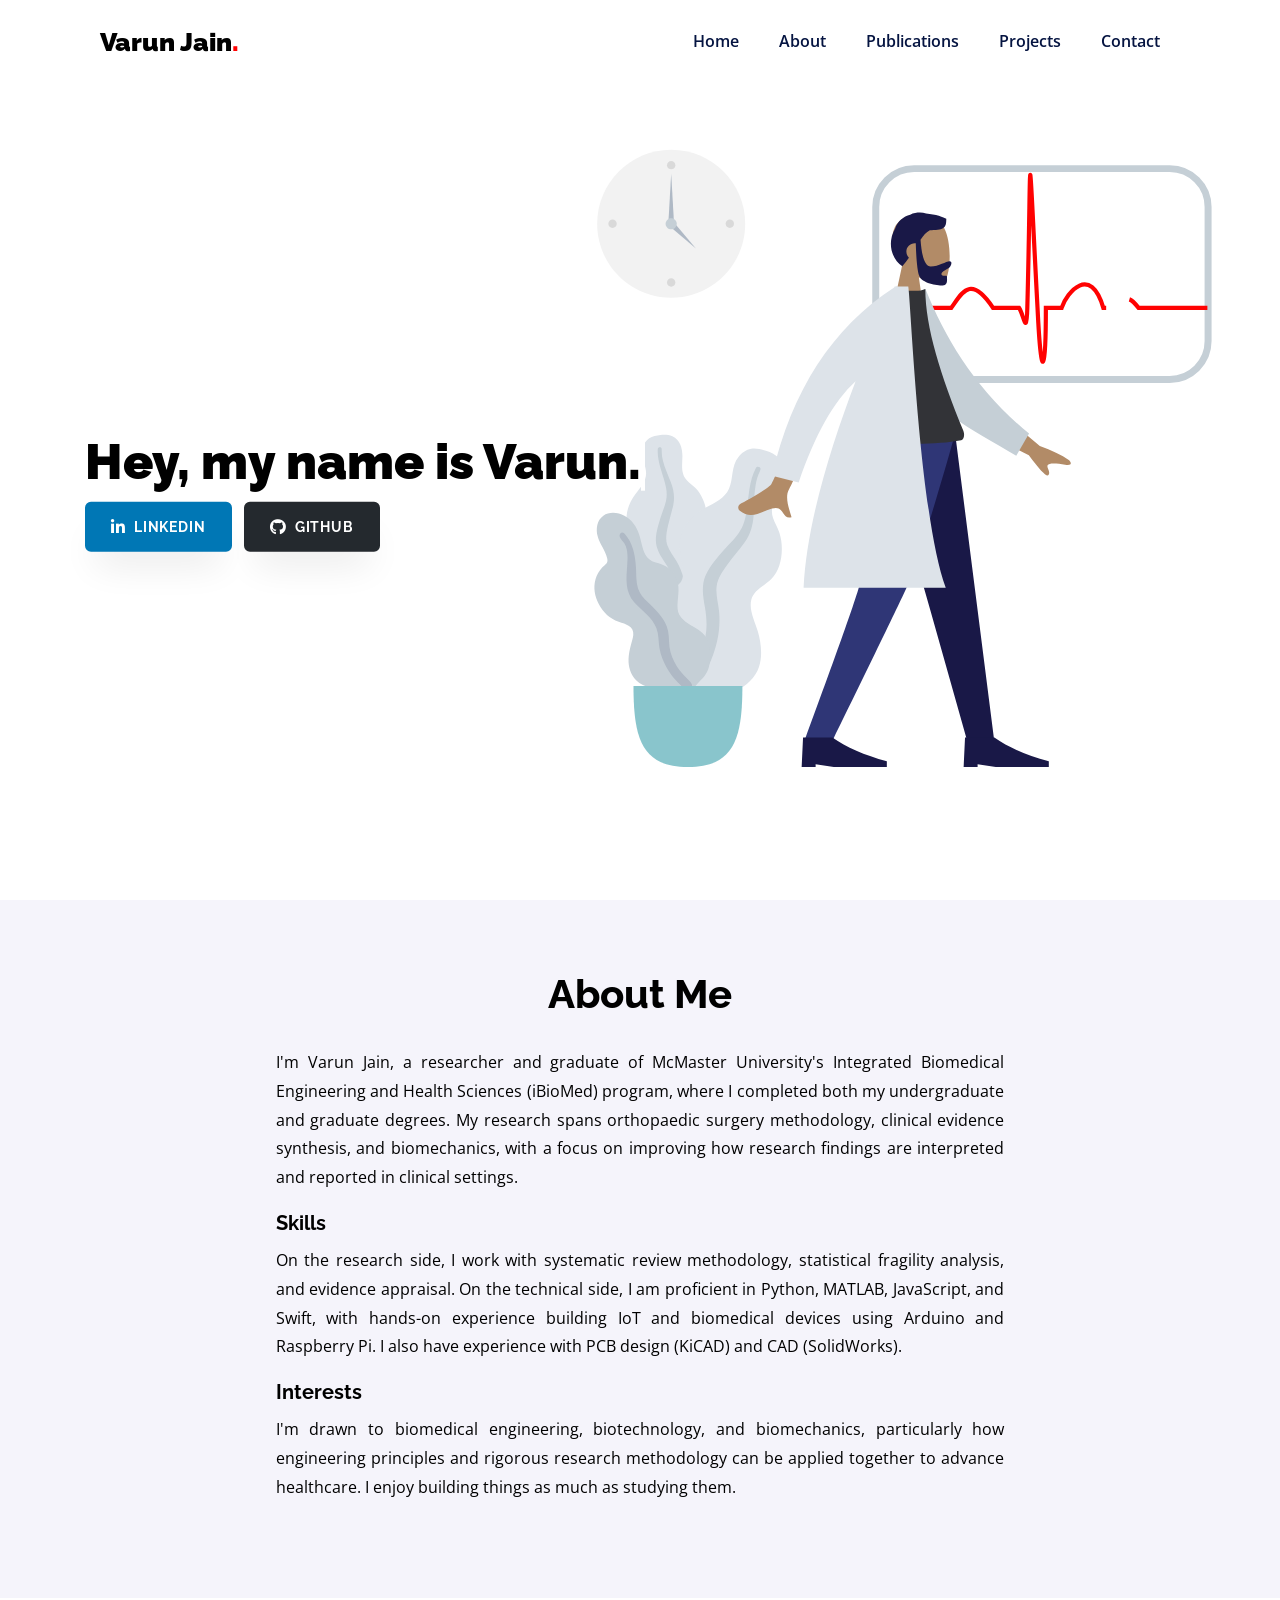
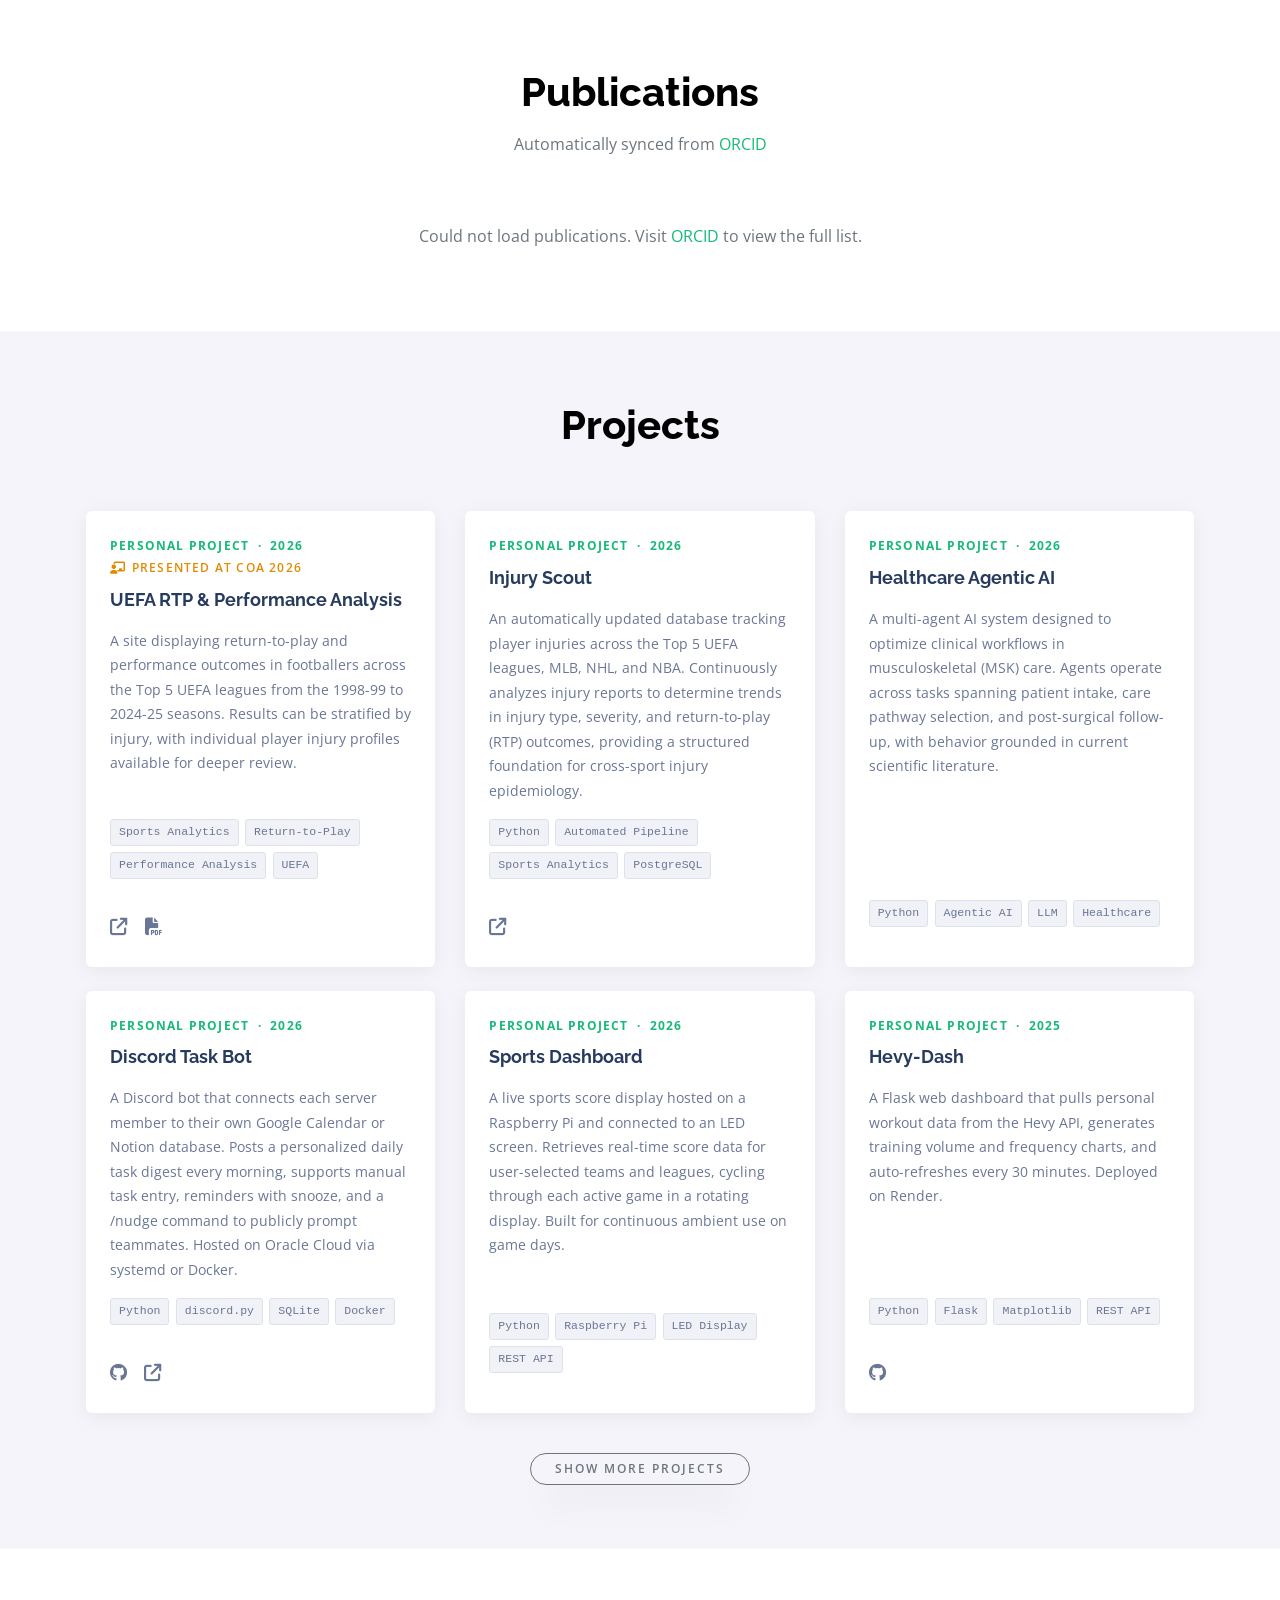
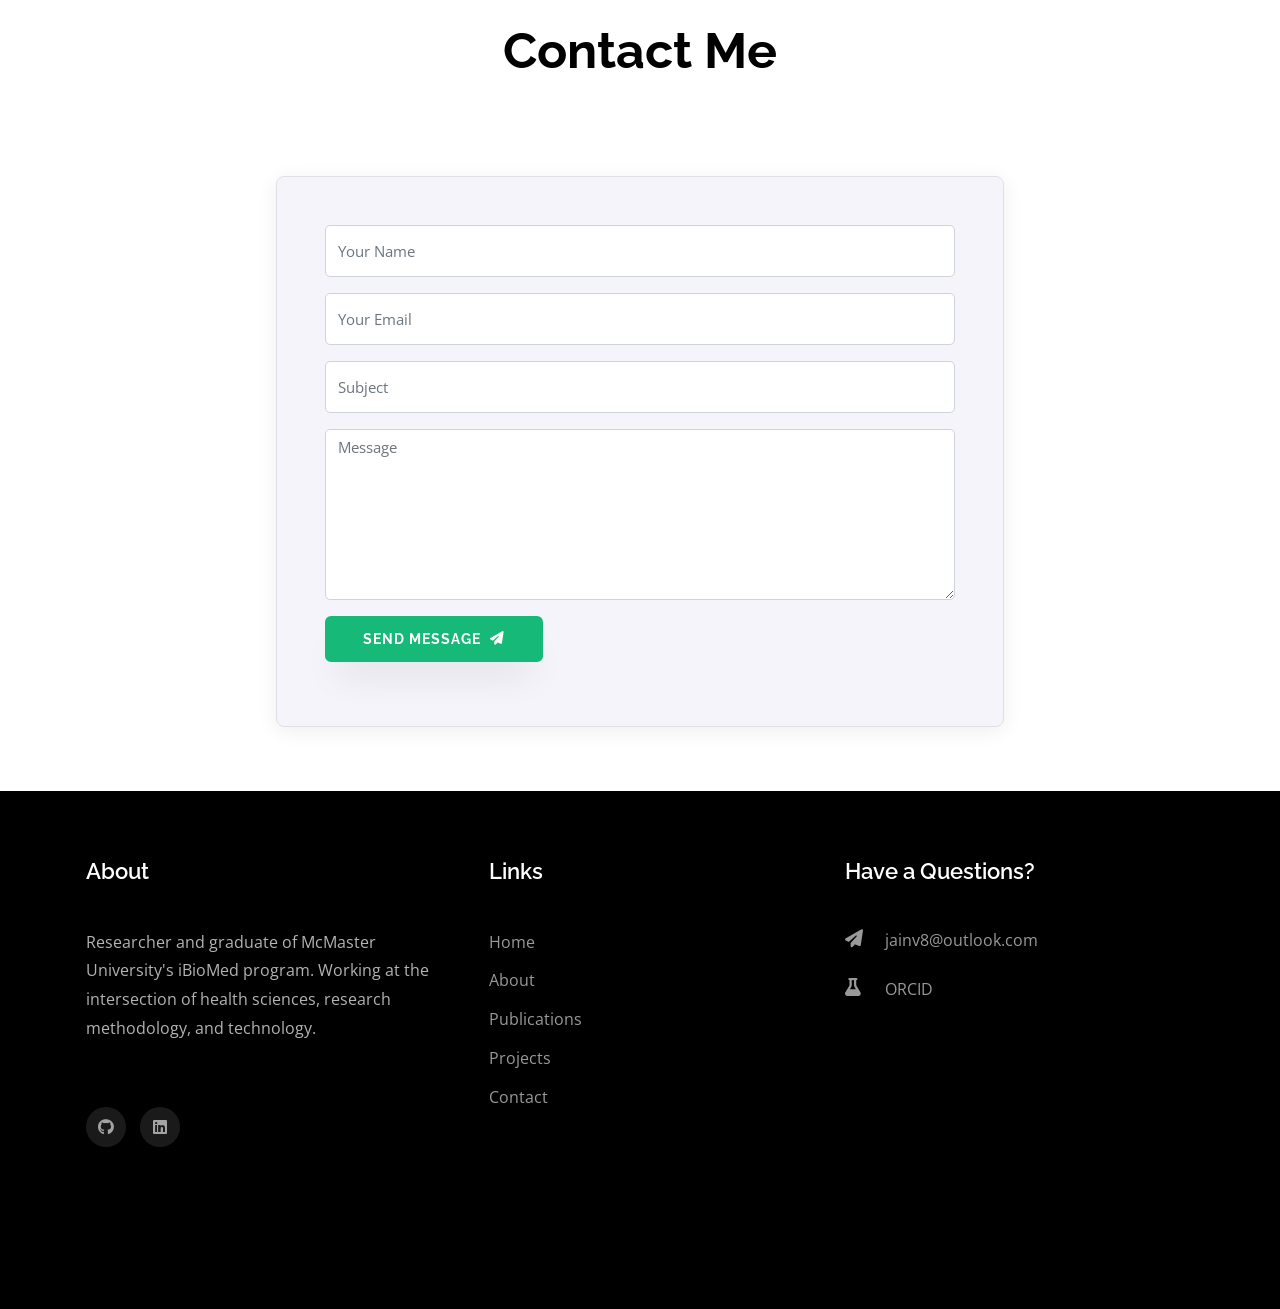
<file: index.html>
<!DOCTYPE html>
<html lang="en">
  <head>
    <title>Varun Jain | Researcher</title>
    <meta charset="utf-8">
    <meta name="viewport" content="width=device-width, initial-scale=1, shrink-to-fit=no">
	<meta name="description" content="Varun Jain is a researcher and graduate of McMaster University's iBioMed program specialising in orthopaedic surgery methodology, statistical fragility, and clinical evidence synthesis.">
	<meta name="keywords" content="Varun Jain, McMaster University, iBioMed, Biomedical Engineering, Orthopaedic Research, Health Sciences, Statistical Fragility, Systematic Review, Clinical Research, Biomechanics, Python, MATLAB">
	<meta name="author" content="Varun Jain">
	<meta name="robots" content="index, follow">
	<link rel="canonical" href="https://www.varunjain.me/">

	<!-- Open Graph (LinkedIn, Facebook, WhatsApp previews) -->
	<meta property="og:type" content="profile">
	<meta property="og:title" content="Varun Jain | Researcher">
	<meta property="og:description" content="Researcher and McMaster iBioMed graduate specialising in orthopaedic surgery methodology, statistical fragility, and clinical evidence synthesis.">
	<meta property="og:url" content="https://www.varunjain.me/">
	<meta property="og:site_name" content="Varun Jain">
	<meta property="og:locale" content="en_CA">
	<meta property="profile:first_name" content="Varun">
	<meta property="profile:last_name" content="Jain">

	<!-- Twitter / X Card -->
	<meta name="twitter:card" content="summary">
	<meta name="twitter:title" content="Varun Jain | Researcher">
	<meta name="twitter:description" content="Researcher and McMaster iBioMed graduate specialising in orthopaedic surgery methodology, statistical fragility, and clinical evidence synthesis.">
	<meta name="twitter:url" content="https://www.varunjain.me/">

    <link rel="preconnect" href="https://fonts.googleapis.com">
    <link rel="preconnect" href="https://fonts.gstatic.com" crossorigin>
    <link rel="preconnect" href="https://cdnjs.cloudflare.com">
    <link href="https://fonts.googleapis.com/css2?family=Open+Sans:wght@400;600;700&family=Raleway:wght@400;500;600;700;800;900&display=swap" rel="stylesheet">

		<link rel="stylesheet" href="https://cdnjs.cloudflare.com/ajax/libs/font-awesome/6.7.2/css/all.min.css">


    <link rel="shortcut icon" href="favicon.ico" type="image/x-icon">

	<!-- JSON-LD structured data — Person schema -->
	<script type="application/ld+json">
	{
	  "@context": "https://schema.org",
	  "@type": "Person",
	  "name": "Varun Jain",
	  "url": "https://www.varunjain.me/",
	  "email": "jainv8@outlook.com",
	  "jobTitle": "Researcher",
	  "description": "Researcher and graduate of McMaster University's Integrated Biomedical Engineering and Health Sciences (iBioMed) program, specialising in orthopaedic surgery methodology, statistical fragility analysis, and clinical evidence synthesis.",
	  "alumniOf": {
	    "@type": "CollegeOrUniversity",
	    "name": "McMaster University",
	    "url": "https://www.mcmaster.ca"
	  },
	  "sameAs": [
	    "https://www.linkedin.com/in/varunjain-me/",
	    "https://github.com/Varun901",
	    "https://orcid.org/0000-0002-1366-9331"
	  ],
	  "knowsAbout": [
	    "Orthopaedic Surgery Research",
	    "Statistical Fragility Analysis",
	    "Systematic Review Methodology",
	    "Clinical Evidence Synthesis",
	    "Biomedical Engineering",
	    "Biomechanics",
	    "Python",
	    "MATLAB",
	    "Machine Learning"
	  ]
	}
	</script>
	
	<link rel="stylesheet" href="css/animate.css">
    <link rel="stylesheet" href="css/style.css">
	<!-- Global site tag (gtag.js) - Google Analytics -->
	<script async src="https://www.googletagmanager.com/gtag/js?id=G-LSM1RBT2H6"></script>
	<script>
	window.dataLayer = window.dataLayer || [];
	function gtag(){dataLayer.push(arguments);}
	gtag('js', new Date());

	gtag('config', 'G-LSM1RBT2H6');
	</script>
  </head>
  <body data-spy="scroll" data-target=".site-navbar-target" data-offset="300">
	  
	  
    <nav class="navbar navbar-expand-lg navbar-dark ftco_navbar ftco-navbar-light site-navbar-target" id="ftco-navbar">
	    <div class="container">
	      <a class="navbar-brand" href="index.html" >Varun Jain<span>.</span></a>
	      <button class="navbar-toggler js-fh5co-nav-toggle fh5co-nav-toggle" type="button" data-toggle="collapse" data-target="#ftco-nav" aria-controls="ftco-nav" aria-expanded="false" aria-label="Toggle navigation">
	        <span class="oi oi-menu"></span> Menu
	      </button>

	      <div class="collapse navbar-collapse" id="ftco-nav">
	        <ul class="navbar-nav nav ml-auto">
	          <li class="nav-item"><a href="#home-section" class="nav-link"><span>Home</span></a></li>
	          <li class="nav-item"><a href="#about-me" class="nav-link"><span>About</span></a></li>
	          <li class="nav-item"><a href="#publications-section" class="nav-link"><span>Publications</span></a></li>
	          <li class="nav-item"><a href="#projects-section" class="nav-link"><span>Projects</span></a></li>
	          <li class="nav-item"><a href="#contact-section" class="nav-link"><span>Contact</span></a></li>
	        </ul>
	      </div>
	    </div>
	  </nav>

	  <section class="hero-wrap js-fullheight">
      <div class="overlay"></div>
      <div class="container-fluid px-0">
      	<div class="row d-md-flex no-gutters slider-text align-items-center js-fullheight justify-content-end">
	      	<img class="one-third js-fullheight align-self-end order-md-last img-fluid" src="images/test2.svg" alt="">
	        <div class="one-forth d-flex align-items-center ftco-animate js-fullheight">
	        	<div class="text mt-5">
		  				<h1><a href="" class="typewrite" data-period="2000" data-type='[ "Hey, my name is Varun.", "I am a Researcher.", "I am a Developer.", "I am an Innovator." ]'>
    <span class="wrap"></span>
  </a></h1>
						  <p class="hero-cta-btns"><a href="https://www.linkedin.com/in/varunjain-me/" class="btn btn-hero-linkedin" target="_blank" rel="noopener"><i class="fa-brands fa-linkedin-in"></i> LinkedIn</a><a href="https://github.com/Varun901" class="btn btn-hero-github" target="_blank" rel="noopener"><i class="fa-brands fa-github"></i> GitHub</a><!-- <a href="Varun-Resume_BME.pdf" class="btn btn-hero-resume">Resume</a> --></p>
	          </div>
	        </div>
	    	</div>
      </div>
    </section>

    <section class="ftco-about ftco-section bg-light" id="about-me">
    	<div class="container">
    		<div class="row justify-content-center">
    			<div class="col-md-8">
    				<div class="row justify-content-start pb-3">
		          <div class="col-md-12 heading-section ftco-animate">
		            <h1 class="mb-4 text-center">About Me</h1>
		            <p>I'm Varun Jain, a researcher and graduate of McMaster University's Integrated Biomedical Engineering and Health Sciences (iBioMed) program, where I completed both my undergraduate and graduate degrees. My research spans orthopaedic surgery methodology, clinical evidence synthesis, and biomechanics, with a focus on improving how research findings are interpreted and reported in clinical settings.</p>
		            <div class="text-about">
		            	<h4>Skills</h4>
			            <p>On the research side, I work with systematic review methodology, statistical fragility analysis, and evidence appraisal. On the technical side, I am proficient in Python, MATLAB, JavaScript, and Swift, with hands-on experience building IoT and biomedical devices using Arduino and Raspberry Pi. I also have experience with PCB design (KiCAD) and CAD (SolidWorks).</p>
			            <h4>Interests</h4>
			            <p>I'm drawn to biomedical engineering, biotechnology, and biomechanics, particularly how engineering principles and rigorous research methodology can be applied together to advance healthcare. I enjoy building things as much as studying them.</p>
		            </div>
		          </div>
		        </div>
	        </div>
        </div>
    	</div>
    </section>


    <section class="ftco-section ftco-no-pb" id="publications-section">
      <div class="container">
        <div class="row justify-content-center pb-5">
          <div class="col-md-12 heading-section text-center ftco-animate">
            <h1 class="mb-2">Publications</h1>
            <p class="text-muted">Automatically synced from <a href="https://orcid.org/0000-0002-1366-9331" target="_blank" rel="noopener">ORCID</a></p>
          </div>
        </div>
        <div id="publications-list" class="row justify-content-center">
          <div class="col-12 text-center text-muted" id="publications-loading">
            <p>Loading publications...</p>
          </div>
        </div>
      </div>
    </section>

    <section class="ftco-section bg-light" id="projects-section">
      <div class="container">
        <div class="row justify-content-center pb-5">
          <div class="col-md-12 heading-section text-center ftco-animate">
            <h1>Projects</h1>
          </div>
        </div>
        <div class="row" id="projects-list">

          <div class="col-md-4 ftco-animate">
            <div class="project-card p-4 h-100">
              <p class="project-overline">Personal Project &nbsp;&middot;&nbsp; 2026<br><span class="project-award"><span class="fa-solid fa-chalkboard-user"></span> Presented at COA 2026</span></p>
              <h3 class="project-title mb-3"><a href="https://uefa-rtp.vercel.app" target="_blank" rel="noopener">UEFA RTP &amp; Performance Analysis</a></h3>
              <p class="project-description">A site displaying return-to-play and performance outcomes in footballers across the Top 5 UEFA leagues from the 1998-99 to 2024-25 seasons. Results can be stratified by injury, with individual player injury profiles available for deeper review.</p>
              <ul class="project-tech list-unstyled mt-auto">
                <li>Sports Analytics</li>
                <li>Return-to-Play</li>
                <li>Performance Analysis</li>
                <li>UEFA</li>
              </ul>
              <div class="project-links mt-3">
                <a href="https://uefa-rtp.vercel.app" target="_blank" rel="noopener" title="Live"><span class="fa-solid fa-arrow-up-right-from-square"></span></a>
                <a href="COA_UEFA.pdf" target="_blank" rel="noopener" title="COA 2026 presentation PDF" aria-label="COA 2026 presentation PDF"><span class="fa-solid fa-file-pdf"></span></a>
              </div>
            </div>
          </div>

          <div class="col-md-4 ftco-animate">
            <div class="project-card p-4 h-100">
              <p class="project-overline">Personal Project &nbsp;&middot;&nbsp; 2026</p>
              <h3 class="project-title mb-3"><a href="https://sports-rtp.vercel.app/login" target="_blank" rel="noopener">Injury Scout</a></h3>
              <p class="project-description">An automatically updated database tracking player injuries across the Top 5 UEFA leagues, MLB, NHL, and NBA. Continuously analyzes injury reports to determine trends in injury type, severity, and return-to-play (RTP) outcomes, providing a structured foundation for cross-sport injury epidemiology.</p>
              <ul class="project-tech list-unstyled mt-auto">
                <li>Python</li>
                <li>Automated Pipeline</li>
                <li>Sports Analytics</li>
                <li>PostgreSQL</li>
              </ul>
              <div class="project-links mt-3">
                <a href="https://sports-rtp.vercel.app/login" target="_blank" rel="noopener" title="Live"><span class="fa-solid fa-arrow-up-right-from-square"></span></a>
              </div>
            </div>
          </div>

          <div class="col-md-4 ftco-animate">
            <div class="project-card p-4 h-100">
              <p class="project-overline">Personal Project &nbsp;&middot;&nbsp; 2026</p>
              <h3 class="project-title mb-3">Healthcare Agentic AI</h3>
              <p class="project-description">A multi-agent AI system designed to optimize clinical workflows in musculoskeletal (MSK) care. Agents operate across tasks spanning patient intake, care pathway selection, and post-surgical follow-up, with behavior grounded in current scientific literature.</p>
              <ul class="project-tech list-unstyled mt-auto">
                <li>Python</li>
                <li>Agentic AI</li>
                <li>LLM</li>
                <li>Healthcare</li>
              </ul>
            </div>
          </div>

          <div class="col-md-4 ftco-animate">
            <div class="project-card p-4 h-100">
              <p class="project-overline">Personal Project &nbsp;&middot;&nbsp; 2026</p>
              <h3 class="project-title mb-3"><a href="https://github.com/Varun901/TaskList-Discord-Bot" target="_blank" rel="noopener">Discord Task Bot</a></h3>
              <p class="project-description">A Discord bot that connects each server member to their own Google Calendar or Notion database. Posts a personalized daily task digest every morning, supports manual task entry, reminders with snooze, and a /nudge command to publicly prompt teammates. Hosted on Oracle Cloud via systemd or Docker.</p>
              <ul class="project-tech list-unstyled mt-auto">
                <li>Python</li>
                <li>discord.py</li>
                <li>SQLite</li>
                <li>Docker</li>
              </ul>
              <div class="project-links mt-3">
                <a href="https://github.com/Varun901/TaskList-Discord-Bot" target="_blank" rel="noopener" title="GitHub"><span class="fa-brands fa-github"></span></a>
                <a href="https://discord.com/discovery/applications/1484984465259499580" target="_blank" rel="noopener" title="Live"><span class="fa-solid fa-arrow-up-right-from-square"></span></a>
              </div>
            </div>
          </div>

          <div class="col-md-4 ftco-animate">
            <div class="project-card p-4 h-100">
              <p class="project-overline">Personal Project &nbsp;&middot;&nbsp; 2026</p>
              <h3 class="project-title mb-3">Sports Dashboard</h3>
              <p class="project-description">A live sports score display hosted on a Raspberry Pi and connected to an LED screen. Retrieves real-time score data for user-selected teams and leagues, cycling through each active game in a rotating display. Built for continuous ambient use on game days.</p>
              <ul class="project-tech list-unstyled mt-auto">
                <li>Python</li>
                <li>Raspberry Pi</li>
                <li>LED Display</li>
                <li>REST API</li>
              </ul>
            </div>
          </div>

          <div class="col-md-4 ftco-animate">
            <div class="project-card p-4 h-100">
              <p class="project-overline">Personal Project &nbsp;&middot;&nbsp; 2025</p>
              <h3 class="project-title mb-3"><a href="https://github.com/Varun901/Hevy-Dash" target="_blank" rel="noopener">Hevy-Dash</a></h3>
              <p class="project-description">A Flask web dashboard that pulls personal workout data from the Hevy API, generates training volume and frequency charts, and auto-refreshes every 30 minutes. Deployed on Render.</p>
              <ul class="project-tech list-unstyled mt-auto">
                <li>Python</li>
                <li>Flask</li>
                <li>Matplotlib</li>
                <li>REST API</li>
              </ul>
              <div class="project-links mt-3">
                <a href="https://github.com/Varun901/Hevy-Dash" target="_blank" rel="noopener" title="GitHub"><span class="fa-brands fa-github"></span></a>
              </div>
            </div>
          </div>

          <div class="col-md-4 ftco-animate project-extra">
            <div class="project-card p-4 h-100">
              <p class="project-overline">Hack the North 2019 &nbsp;&middot;&nbsp; <span class="project-award"><span class="fa-solid fa-trophy"></span> Deloitte Perfect Pitch Award</span></p>
              <h3 class="project-title mb-3"><a href="https://github.com/Varun901/GitFitApi" target="_blank" rel="noopener">GitFit</a></h3>
              <p class="project-description">A React Native app that detects improper form during compound fitness lifts in real time using computer vision. A machine learning model processes skeletal video data and returns feedback through a Node.js REST API.</p>
              <ul class="project-tech list-unstyled mt-auto">
                <li>React Native</li>
                <li>Node.js</li>
                <li>Machine Learning</li>
                <li>REST API</li>
              </ul>
              <div class="project-links mt-3">
                <a href="https://github.com/Varun901/GitFitApi" target="_blank" rel="noopener" title="GitHub"><span class="fa-brands fa-github"></span></a>
              </div>
            </div>
          </div>

          <div class="col-md-4 ftco-animate project-extra">
            <div class="project-card p-4 h-100">
              <p class="project-overline">McMaster University &nbsp;&middot;&nbsp; March 2019</p>
              <h3 class="project-title mb-3"><a href="https://github.com/Varun901/Cardio-Safe" target="_blank" rel="noopener">Cardio-Safe</a></h3>
              <p class="project-description">An Android application that monitors real-time sensor data from a Raspberry Pi over MQTT to assess a user's risk of coronary artery disease symptoms. Integrated the Twilio API to send automated alerts when risk indicators are detected.</p>
              <ul class="project-tech list-unstyled mt-auto">
                <li>Android</li>
                <li>Raspberry Pi</li>
                <li>MQTT</li>
                <li>Twilio API</li>
              </ul>
              <div class="project-links mt-3">
                <a href="https://github.com/Varun901/Cardio-Safe" target="_blank" rel="noopener" title="GitHub"><span class="fa-brands fa-github"></span></a>
              </div>
            </div>
          </div>

          <div class="col-md-4 ftco-animate project-extra">
            <div class="project-card p-4 h-100">
              <p class="project-overline">Hack Western V &nbsp;&middot;&nbsp; November 2018</p>
              <h3 class="project-title mb-3"><a href="https://github.com/Varun901/FuelPlan" target="_blank" rel="noopener">FuelPlan</a></h3>
              <p class="project-description">A Google Chrome extension that calculates trip fuel costs directly within Google Maps based on the user's vehicle. Pulls real fuel economy data from the US Government database to provide accurate cost estimates across all vehicle models.</p>
              <ul class="project-tech list-unstyled mt-auto">
                <li>JavaScript</li>
                <li>Chrome Extension API</li>
                <li>Google Maps API</li>
              </ul>
              <div class="project-links mt-3">
                <a href="https://github.com/Varun901/FuelPlan" target="_blank" rel="noopener" title="GitHub"><span class="fa-brands fa-github"></span></a>
              </div>
            </div>
          </div>

          <div class="col-md-4 ftco-animate project-extra">
            <div class="project-card p-4 h-100">
              <p class="project-overline">Hackathon &nbsp;&middot;&nbsp; 2019 &nbsp;&middot;&nbsp; <span class="project-award"><span class="fa-solid fa-trophy"></span> Devpost People's Choice Award</span></p>
              <h3 class="project-title mb-3"><a href="https://github.com/Varun901/Commuze" target="_blank" rel="noopener">Commuze</a></h3>
              <p class="project-description">An iOS app that uses CoreLocation and MapKit to create a geofence around a user's destination and sends a push notification when they enter the waking radius — solving the problem of commuters missing their stop.</p>
              <ul class="project-tech list-unstyled mt-auto">
                <li>Swift</li>
                <li>CoreLocation</li>
                <li>MapKit</li>
              </ul>
              <div class="project-links mt-3">
                <a href="https://github.com/Varun901/Commuze" target="_blank" rel="noopener" title="GitHub"><span class="fa-brands fa-github"></span></a>
              </div>
            </div>
          </div>

          <div class="col-md-4 ftco-animate project-extra">
            <div class="project-card p-4 h-100">
              <p class="project-overline">ConversationHEALTH &nbsp;&middot;&nbsp; 2018</p>
              <h3 class="project-title mb-3"><a href="https://github.com/Varun901/ConversationHEALTH" target="_blank" rel="noopener">ConversationHEALTH Bot</a></h3>
              <p class="project-description">A mental health chatbot built in collaboration with ConversationHEALTH, a startup, designed to inform users about mental health topics in a casual and interactive conversational format.</p>
              <ul class="project-tech list-unstyled mt-auto">
                <li>JavaScript</li>
                <li>Rasa</li>
                <li>NLP</li>
              </ul>
              <div class="project-links mt-3">
                <a href="https://github.com/Varun901/ConversationHEALTH" target="_blank" rel="noopener" title="GitHub"><span class="fa-brands fa-github"></span></a>
              </div>
            </div>
          </div>

        </div>

        <div class="row mt-3" id="projects-toggle-row">
          <div class="col-12 text-center d-none d-md-block">
            <button id="projects-toggle-btn" class="btn btn-outline-secondary px-4" type="button">Show more projects</button>
          </div>
        </div>

      </div>
    </section>

    <section class="ftco-section contact-section ftco-no-pb" id="contact-section">
      <div class="container">
      	<div class="row justify-content-center mb-5 pb-3">
          <div class="col-md-7 heading-section text-center ftco-animate">
            <h2 class="mb-4">Contact Me</h2>
          </div>
        </div>

        <div class="row justify-content-center block-9">
          <div class="col-md-8">
            <form action="https://formspree.io/f/xdopdkgk" method="POST" class="bg-light p-4 p-md-5 contact-form">
              <div class="form-group">
                <input type="text" name="name" class="form-control" placeholder="Your Name">
              </div>
              <div class="form-group">
                <input type="text" name="email" class="form-control" placeholder="Your Email">
              </div>
              <div class="form-group">
                <input type="text" name="subject" class="form-control" placeholder="Subject">
              </div>
              <div class="form-group">
                <textarea name="msg" id="" cols="30" rows="7" class="form-control" placeholder="Message"></textarea>
              </div>
              <div class="form-group">
                <button type="submit" class="btn btn-send">Send Message <i class="fa-solid fa-paper-plane"></i></button>
              </div>
            </form>
          </div>
        </div>
      </div>
    </section>
		

    <footer class="ftco-footer ftco-section">
      <div class="container">
        <div class="row mb-5">
          <div class="col-md">
            <div class="ftco-footer-widget mb-4">
              <h2 class="ftco-heading-2">About</h2>
              <p>Researcher and graduate of McMaster University's iBioMed program. Working at the intersection of health sciences, research methodology, and technology.</p>
              <ul class="ftco-footer-social list-unstyled float-md-left float-lft mt-5">
                <li class="ftco-animate"><a href="https://github.com/Varun901"><span class="fa-brands fa-github"></span></a></li>
	            <li class="ftco-animate"><a href="https://www.linkedin.com/in/varunjain-me/"><span class="fa-brands fa-linkedin"></span></a></li>
                <!-- <li class="ftco-animate"><a href="Varun-Resume_BME.pdf"><span class="fa-solid fa-file"></span></a></li> -->
			  </ul>
            </div>
          </div>
          <div class="col-md">
            <div class="ftco-footer-widget mb-4 ml-md-4">
              <h2 class="ftco-heading-2">Links</h2>
              <ul class="list-unstyled">
                <li><a href="#home-section">Home</a></li>
                <li><a href="#about-me">About</a></li>
                <li><a href="#publications-section">Publications</a></li>
                <li><a href="#projects-section">Projects</a></li>
                <li><a href="#contact-section">Contact</a></li>
              </ul>
            </div>
          </div>
          <div class="col-md">
            <div class="ftco-footer-widget mb-4">
            	<h2 class="ftco-heading-2">Have a Questions?</h2>
            	<div class="block-23 mb-3">
	              <ul>
	                <li><a href="mailto:jainv8@outlook.com"><span class="icon fa-solid fa-paper-plane"></span><span class="text">jainv8@outlook.com</span></a></li>
	                <li><a href="https://orcid.org/0000-0002-1366-9331"><span class="icon fa-solid fa-flask"></span><span class="text">ORCID</span></a></li>
	              </ul>
	            </div>
            </div>
          </div>
        </div>
        <div class="row">
          <div class="col-md-12 text-center">

            <p><!-- Link back to Colorlib can't be removed. Template is licensed under CC BY 3.0.
  Copyright &copy;<script>document.write(new Date().getFullYear());</script> All rights reserved | This template is made with <i class="fa-solid fa-heart" aria-hidden="true"></i> by <a href="https://colorlib.com" target="_blank">Colorlib</a>
  Link back to Colorlib can't be removed. Template is licensed under CC BY 3.0. --></p>
          </div>
        </div>
      </div>
    </footer>
    
  

  <!-- loader -->
  <div id="ftco-loader" class="show fullscreen"><svg class="circular" width="48px" height="48px"><circle class="path-bg" cx="24" cy="24" r="22" fill="none" stroke-width="4" stroke="#eeeeee"/><circle class="path" cx="24" cy="24" r="22" fill="none" stroke-width="4" stroke-miterlimit="10" stroke="#F96D00"/></svg></div>


  <script src="js/jquery-3.2.1.min.js"></script>
  <script src="js/jquery-migrate-3.0.1.min.js"></script>
  <script src="js/popper.min.js"></script>
  <script src="js/bootstrap.min.js"></script>
  <script src="js/jquery.easing.1.3.js"></script>
  <script src="js/jquery.waypoints.min.js"></script>
  <script src="js/main.js"></script>

  <script>
    // Projects: show/hide extra cards on desktop
    (function () {
      var btn = document.getElementById('projects-toggle-btn');
      if (!btn) return;
      var extras = document.querySelectorAll('.project-extra');
      var expanded = false;
      btn.addEventListener('click', function () {
        expanded = !expanded;
        extras.forEach(function (el) { el.classList.toggle('show', expanded); });
        btn.textContent = expanded ? 'Show fewer projects' : 'Show more projects';
      });
    })();
  </script>

  <script>
    // Fetch publications from ORCID public API and render them
    (function () {
      var ORCID_ID = '0000-0002-1366-9331';

      // Publications not in ORCID (e.g. institutional repository works without a DOI)
      var STATIC_WORKS = [
        {
          title:   'Investigating the Impact of a Mindfulness Intervention on Rumination Patterns via a Source Imaging Approach',
          journal: 'McMaster University',
          year:    '2023',
          type:    'student-publication',
          doiUrl:  'https://macsphere.mcmaster.ca/items/21078084-d453-42d3-8bb9-4f3f67ffa80d'
        },
        {
          title:   'Investigating the Influence of Handedness on EMG Movement Features \u2013 A Frequency-Based Analysis',
          journal: 'McMaster University',
          year:    '2022',
          type:    'student-publication',
          doiUrl:  'https://macsphere.mcmaster.ca/items/300aff2a-81fd-43c5-a6d7-ab33da5e0f78'
        }
      ];

      var TYPE_LABELS = {
        'journal-article':      'Journal Article',
        'journal-abstract':     'Journal Abstract',
        'conference-paper':     'Conference Paper',
        'conference-abstract':  'Conference Abstract',
        'preprint':             'Preprint',
        'student-publication':  'Student Publication',
        'other':                'Other'
      };

      // Override the ORCID-reported type for specific works (keyed by DOI, lowercase).
      var DOI_TYPE_OVERRIDES = {
        '10.1302/1358-992x.2026.1.043': 'journal-abstract'
      };

      function typeLabel(type) {
        return TYPE_LABELS[type] || type.replace(/-/g, ' ').replace(/\b\w/g, function(c){ return c.toUpperCase(); });
      }

      function isPreprintDOI(doi) {
        return doi && (doi.indexOf('rs.3.rs-') !== -1 || doi.indexOf('preprints') !== -1);
      }

      fetch('https://pub.orcid.org/v3.0/' + ORCID_ID + '/works', {
        headers: { 'Accept': 'application/json' }
      })
      .then(function(r) { return r.json(); })
      .then(function(data) {
        var container = document.getElementById('publications-list');
        var loading   = document.getElementById('publications-loading');

        var works = (data.group || []).map(function(group) {
          var summary = (group['work-summary'] || [])[0];
          if (!summary) return null;

          var title   = summary.title && summary.title.title ? summary.title.title.value : 'Untitled';
          var journal = summary['journal-title'] ? summary['journal-title'].value : null;
          var year    = summary['publication-date'] && summary['publication-date'].year
                          ? summary['publication-date'].year.value : null;
          var type    = summary.type || 'other';
          var doiUrl  = null;
          var doi     = null;

          var ids = summary['external-ids'] && summary['external-ids']['external-id']
                      ? summary['external-ids']['external-id'] : [];
          ids.forEach(function(id) {
            if (id['external-id-type'] === 'doi' && id['external-id-relationship'] === 'self') {
              doi    = id['external-id-value'] || null;
              doiUrl = id['external-id-url'] ? id['external-id-url'].value : null;
            }
          });

          if (isPreprintDOI(doi)) type = 'preprint';
          if (doi && DOI_TYPE_OVERRIDES[doi.toLowerCase()]) type = DOI_TYPE_OVERRIDES[doi.toLowerCase()];
          return { title: title, journal: journal, year: year, type: type, doiUrl: doiUrl };
        }).filter(Boolean);

        // Merge static works, deduplicating by title
        var seenTitles = {};
        works.forEach(function(w) { seenTitles[w.title.toLowerCase()] = true; });
        STATIC_WORKS.forEach(function(w) {
          if (!seenTitles[w.title.toLowerCase()]) works.push(w);
        });

        works.sort(function(a, b) {
          return (parseInt(b.year) || 0) - (parseInt(a.year) || 0);
        });

        if (works.length === 0) {
          loading.innerHTML = '<p>No publications found.</p>';
          return;
        }

        loading.style.display = 'none';

        var html = '<div class="col-md-10 offset-md-1">';
        works.forEach(function(work) {
          var isPreprint = work.type === 'preprint';
          html += '<div class="publication-item">';
          html += '<div class="publication-body">';
          html += '<h5 class="publication-title mb-1">';
          html += work.doiUrl
            ? '<a href="' + work.doiUrl + '" target="_blank" rel="noopener">' + work.title + '</a>'
            : work.title;
          html += '</h5>';
          html += '<p class="publication-meta mb-0">';
          if (work.journal) html += '<span class="publication-journal">' + work.journal + '</span>';
          if (work.journal && work.year) html += ' &middot; ';
          if (work.year) html += '<span class="publication-year">' + work.year + '</span>';
          html += '</p>';
          html += '<div class="publication-tags mt-2">';
          html += '<span class="publication-tag publication-tag--' + work.type + '">' + typeLabel(work.type) + '</span>';
          if (isPreprint) html += '<span class="publication-tag publication-tag--preprint-note">Not peer-reviewed</span>';
          html += '</div>';
          html += '</div>';
          html += '</div>';
        });
        html += '</div>';

        container.innerHTML = html;
      })
      .catch(function() {
        document.getElementById('publications-loading').innerHTML =
          '<p>Could not load publications. Visit <a href="https://orcid.org/' + ORCID_ID +
          '" target="_blank" rel="noopener">ORCID</a> to view the full list.</p>';
      });
    })();
  </script>
    
  </body>
</html>
</file>
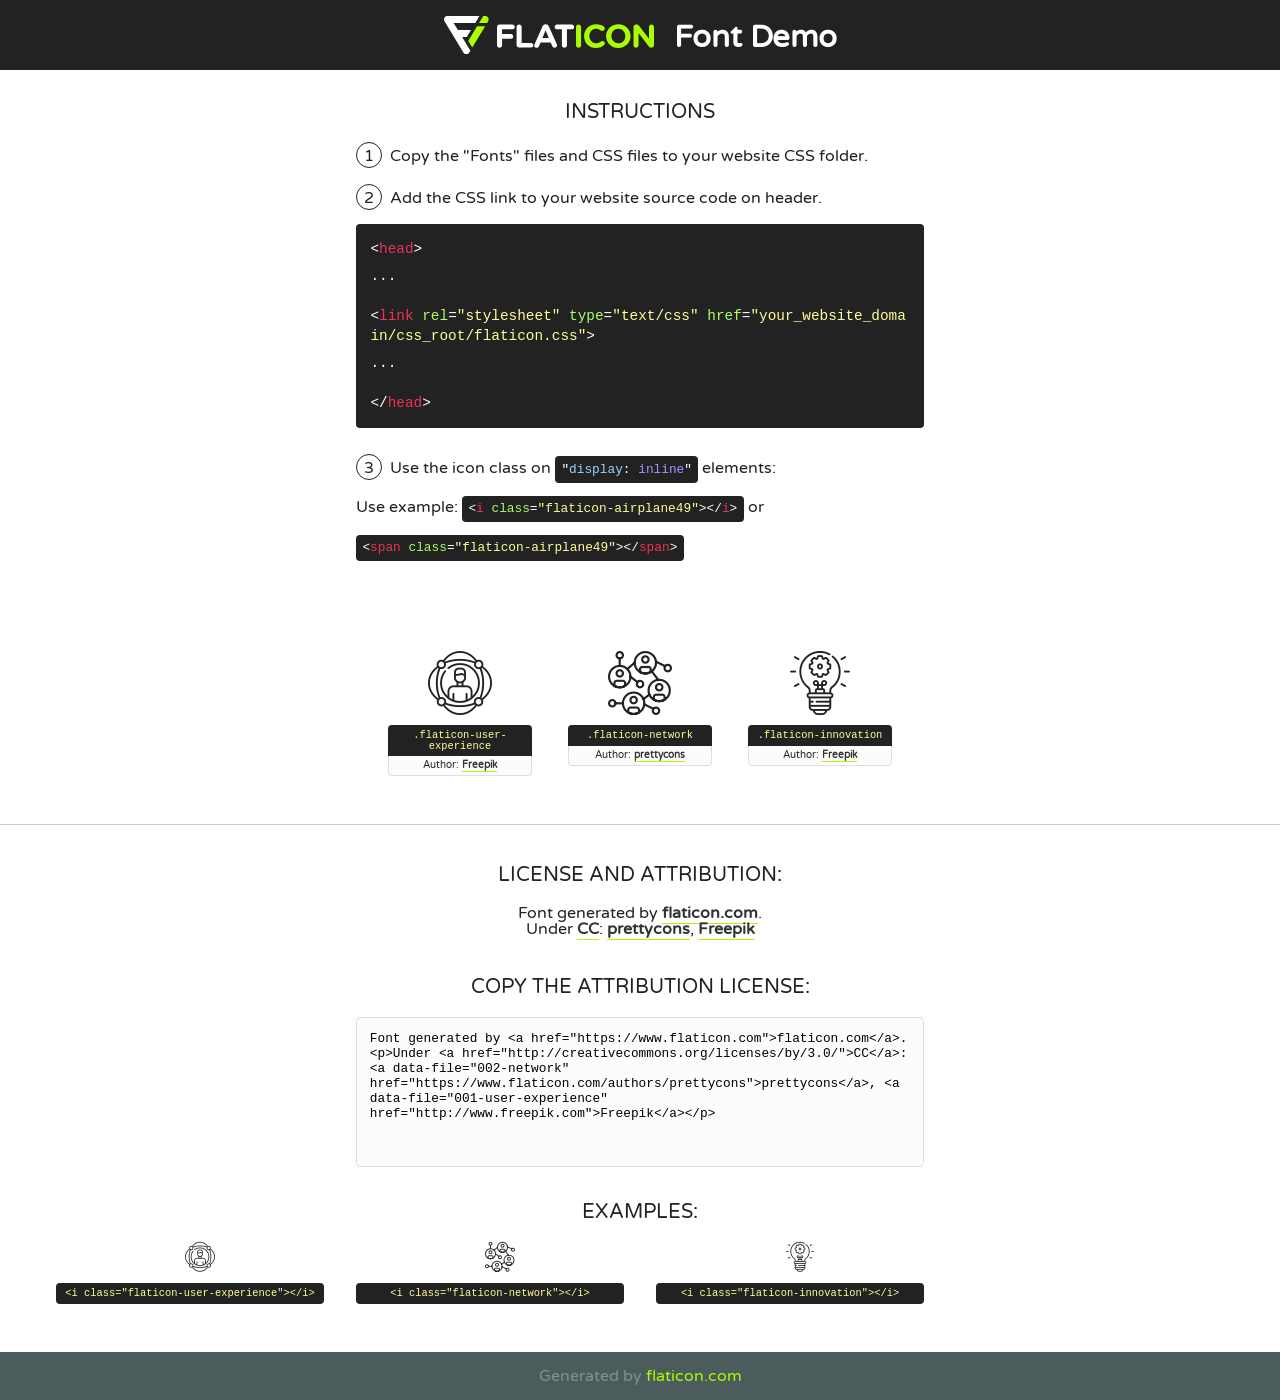
<file: fonts/flaticon/font/flaticon.html>
<!DOCTYPE html>
<!--
  Flaticon icon font: Flaticon
  Creation date: 08/05/2020 12:03
-->
<html>
<!DOCTYPE html>
<html>

<head>
    <title>Flaticon WebFont</title>
    <link href="http://fonts.googleapis.com/css?family=Varela+Round" rel="stylesheet" type="text/css" />
    <link rel="stylesheet" type="text/css" href="flaticon.css">
    <meta charset="UTF-8">
    <style>
    html, body, div, span, applet, object, iframe,
    h1, h2, h3, h4, h5, h6, p, blockquote, pre,
    a, abbr, acronym, address, big, cite, code,
    del, dfn, em, img, ins, kbd, q, s, samp,
    small, strike, strong, sub, sup, tt, var,
    b, u, i, center,
    dl, dt, dd, ol, ul, li,
    fieldset, form, label, legend,
    table, caption, tbody, tfoot, thead, tr, th, td,
    article, aside, canvas, details, embed, 
    figure, figcaption, footer, header, hgroup, 
    menu, nav, output, ruby, section, summary,
    time, mark, audio, video {
        margin: 0;
        padding: 0;
        border: 0;
        font-size: 100%;
        font: inherit;
        vertical-align: baseline;
    }
    /* HTML5 display-role reset for older browsers */
    article, aside, details, figcaption, figure, 
    footer, header, hgroup, menu, nav, section {
        display: block;
    }
    body {
        line-height: 1;
    }
    ol, ul {
        list-style: none;
    }
    blockquote, q {
        quotes: none;
    }
    blockquote:before, blockquote:after,
    q:before, q:after {
        content: '';
        content: none;
    }
    table {
        border-collapse: collapse;
        border-spacing: 0;
    }
    body {
        font-family: 'Varela Round', Helvetica, Arial, sans-serif;
        font-size: 16px;
        color: #222;
    }
    a {
        color: #333;
        border-bottom: 1px solid #a9fd00;
        font-weight: bold;
        text-decoration: none;
    }
    * {
        -moz-box-sizing: border-box;
        -webkit-box-sizing: border-box;
        box-sizing: border-box;
        margin: 0;
        padding: 0;
    }
    [class^="flaticon-"]:before, [class*=" flaticon-"]:before, [class^="flaticon-"]:after, [class*=" flaticon-"]:after {
        font-family: Flaticon;
        font-size: 30px;
        font-style: normal;
        margin-left: 20px;
        color: #333;
    }
    .wrapper {
        max-width: 600px;
        margin: auto;
        padding: 0 1em;
    }
    .title {
        font-size: 1.25em;
        text-align: center;
        margin-bottom: 1em;
        text-transform: uppercase;
    }
    header {
        text-align: center;
        background-color: #222;
        color: #fff;
        padding: 1em;
    }
    header .logo {
        width: 210px;
        height: 38px;
        display: inline-block;
        vertical-align: middle;
        margin-right: 1em;
        border: none;
    }
    header strong {
        font-size: 1.95em;
        font-weight: bold;
        vertical-align: middle;
        margin-top: 5px;
        display: inline-block;
    }
    .demo {
        margin: 2em auto;
        line-height: 1.25em;
    }
    .demo ul li {
        margin-bottom: 1em;
    }
    .demo ul li .num {
        color: #222;
        border-radius: 20px;
        display: inline-block;
        width: 26px;
        padding: 3px;
        height: 26px;
        text-align: center;
        margin-right: 0.5em;
        border: 1px solid #222;
    }
    .demo ul li code {
        background-color: #222;
        border-radius: 4px;
        padding: 0.25em 0.5em;
        display: inline-block;
        color: #fff;
        font-family: Consolas,Monaco,Lucida Console,Liberation Mono,DejaVu Sans Mono,Bitstream Vera Sans Mono,Courier New, monospace;
        font-weight: lighter;
        margin-top: 1em;
        font-size: 0.8em;
        word-break: break-all;
    }
    .demo ul li code.big {
        padding: 1em;
        font-size: 0.9em;
    }
    .demo ul li code .red {
        color: #EF3159;
    }
    .demo ul li code .green {
        color: #ACFF65;
    }
    .demo ul li code .yellow {
        color: #FFFF99;
    }
    .demo ul li code .blue {
        color: #99D3FF;
    }
    .demo ul li code .purple {
        color: #A295FF;
    }
    .demo ul li code .dots {
        margin-top: 0.5em;
        display: block;
    }
    #glyphs {
        border-bottom: 1px solid #ccc;
        padding: 2em 0;
        text-align: center;
    }
    .glyph {
        display: inline-block;
        width: 9em;
        margin: 1em;
        text-align: center;
        vertical-align: top;
        background: #FFF;
    }
    .glyph .glyph-icon {
        padding: 10px;
        display: block;
        font-family:"Flaticon";
        font-size: 64px;
        line-height: 1;
    }
    .glyph .glyph-icon:before {
        font-size: 64px;
        color: #222;
        margin-left: 0;
    }
    .class-name {
        font-size: 0.65em;
        background-color: #222;
        color: #fff;
        border-radius: 4px 4px 0 0;
        padding: 0.5em;
        color: #FFFF99;
        font-family: Consolas,Monaco,Lucida Console,Liberation Mono,DejaVu Sans Mono,Bitstream Vera Sans Mono,Courier New, monospace;
    }
    .author-name {
        font-size: 0.6em;
        background-color: #fcfcfd;
        border: 1px solid #DEDEE4;
        border-top: 0;
        border-radius: 0 0 4px 4px;
        padding: 0.5em;
    }
    .class-name:last-child {
        font-size: 10px;
        color:#888;
    }
    .class-name:last-child a {
        font-size: 10px;
        color:#555;
    }
    .class-name:last-child a:hover {
        color:#a9fd00;
    }
    .glyph > input {
        display: block;
        width: 100px;
        margin: 5px auto;
        text-align: center;
        font-size: 12px;
        cursor: text;
    }
    .glyph > input.icon-input {
        font-family:"Flaticon";
        font-size: 16px;
        margin-bottom: 10px;
    }
    .attribution .title {
        margin-top: 2em;
    }
    .attribution textarea {
        background-color: #fcfcfd;
        padding: 1em;
        border: none;
        box-shadow: none;
        border: 1px solid #DEDEE4;
        border-radius: 4px;
        resize: none;
        width: 100%;
        height: 150px;
        font-size: 0.8em;
        font-family: Consolas,Monaco,Lucida Console,Liberation Mono,DejaVu Sans Mono,Bitstream Vera Sans Mono,Courier New, monospace;
        -webkit-appearance: none;
    }
    .iconsuse {
        margin: 2em auto;
        text-align: center;
        max-width: 1200px;
    }
    .iconsuse:after {
        content: '';
        display: table;
        clear: both;
    }
    .iconsuse .image {
        float: left;
        width: 25%;
        padding: 0 1em;
    }
    .iconsuse .image p {
        margin-bottom: 1em;
    }
    .iconsuse .image span {
        display: block;
        font-size: 0.65em;
        background-color: #222;
        color: #fff;
        border-radius: 4px;
        padding: 0.5em;
        color: #FFFF99;
        margin-top: 1em;
        font-family: Consolas,Monaco,Lucida Console,Liberation Mono,DejaVu Sans Mono,Bitstream Vera Sans Mono,Courier New, monospace;
    }
    #footer {
        text-align: center;
        background-color: #4C5B5C;
        color: #7c9192;
        padding: 1em;
    }
    #footer a {
        border: none;
        color: #a9fd00;
        font-weight: normal;
    }
    @media (max-width: 960px) {
        .iconsuse .image {
            width: 50%;
        }
    }
    @media (max-width: 560px) {
        .iconsuse .image {
            width: 100%;
        }
    }
    </style>
</head>

<body class="characters-off">

    <header>
        <a href="https://www.flaticon.com" target="_blank" class="logo">
            <svg version="1.1" xmlns="http://www.w3.org/2000/svg" xmlns:xlink="http://www.w3.org/1999/xlink" xmlns:a="http://ns.adobe.com/AdobeSVGViewerExtensions/3.0/" viewBox="0 0 560.875 102.036" enable-background="new 0 0 560.875 102.036" xml:space="preserve">
                <defs>
                </defs>
                <g>
                    <g class="letters">
                        <path fill="#ffffff" d="M141.596,29.675c0-3.777,2.985-6.767,6.764-6.767h34.438c3.426,0,6.15,2.728,6.15,6.15
                        c0,3.43-2.724,6.149-6.15,6.149h-27.674v13.091h23.719c3.429,0,6.151,2.724,6.151,6.15c0,3.43-2.723,6.149-6.151,6.149h-23.719
                        v17.574c0,3.773-2.986,6.761-6.764,6.761c-3.779,0-6.764-2.989-6.764-6.761V29.675z"></path>
                        <path fill="#ffffff" d="M193.844,29.149c0-3.781,2.985-6.767,6.764-6.767c3.776,0,6.763,2.985,6.763,6.767v42.957h25.039
                        c3.426,0,6.149,2.726,6.149,6.153c0,3.425-2.723,6.15-6.149,6.15h-31.802c-3.779,0-6.764-2.986-6.764-6.768V29.149z"></path>
                        <path fill="#ffffff" d="M241.891,75.71l21.438-48.407c1.492-3.341,4.215-5.357,7.906-5.357h0.792
                        c3.686,0,6.323,2.017,7.815,5.357l21.439,48.407c0.436,0.967,0.701,1.845,0.701,2.723c0,3.602-2.809,6.501-6.414,6.501
                        c-3.161,0-5.269-1.845-6.499-4.655l-4.132-9.661h-27.059l-4.301,10.102c-1.144,2.631-3.426,4.214-6.237,4.214
                        c-3.517,0-6.24-2.81-6.24-6.325C241.1,77.64,241.451,76.677,241.891,75.71z M279.932,58.666l-8.521-20.297l-8.526,20.297H279.932
                        z"></path>
                        <path fill="#ffffff" d="M314.864,35.387H301.86c-3.429,0-6.239-2.813-6.239-6.238c0-3.429,2.811-6.24,6.239-6.24h39.533
                        c3.426,0,6.237,2.811,6.237,6.24c0,3.425-2.811,6.238-6.237,6.238h-13.001v42.785c0,3.773-2.99,6.761-6.764,6.761
                        c-3.779,0-6.764-2.989-6.764-6.761V35.387z"></path>
                        <path fill="#A9FD00" d="M352.615,29.149c0-3.781,2.985-6.767,6.767-6.767c3.774,0,6.761,2.985,6.761,6.767v49.024
                        c0,3.773-2.987,6.761-6.761,6.761c-3.781,0-6.767-2.989-6.767-6.761V29.149z"></path>
                        <path fill="#A9FD00" d="M374.132,53.836v-0.179c0-17.481,13.178-31.801,32.065-31.801c9.22,0,15.459,2.458,20.557,6.238
                        c1.402,1.054,2.637,2.985,2.637,5.357c0,3.692-2.985,6.59-6.681,6.59c-1.845,0-3.071-0.702-4.044-1.319
                        c-3.776-2.813-7.729-4.393-12.562-4.393c-10.364,0-17.831,8.611-17.831,19.154v0.173c0,10.542,7.291,19.329,17.831,19.329
                        c5.715,0,9.492-1.756,13.359-4.834c1.049-0.874,2.458-1.491,4.039-1.491c3.429,0,6.325,2.813,6.325,6.236
                        c0,2.106-1.056,3.78-2.282,4.834c-5.539,4.834-12.036,7.733-21.878,7.733C387.572,85.464,374.132,71.493,374.132,53.836z"></path>
                        <path fill="#A9FD00" d="M433.009,53.836v-0.179c0-17.481,13.79-31.801,32.766-31.801c18.981,0,32.592,14.143,32.592,31.628v0.173
                        c0,17.483-13.785,31.807-32.769,31.807C446.625,85.464,433.009,71.32,433.009,53.836z M484.224,53.836v-0.179
                        c0-10.539-7.725-19.326-18.626-19.326c-10.893,0-18.449,8.611-18.449,19.154v0.173c0,10.542,7.73,19.329,18.626,19.329
                        C476.676,72.986,484.224,64.378,484.224,53.836z"></path>
                        <path fill="#A9FD00" d="M506.233,29.321c0-3.774,2.99-6.763,6.767-6.763h1.401c3.252,0,5.183,1.583,7.029,3.953l26.093,34.265
                        V29.059c0-3.692,2.99-6.677,6.681-6.677c3.683,0,6.671,2.985,6.671,6.677v48.934c0,3.78-2.987,6.765-6.764,6.765h-0.436
                        c-3.257,0-5.188-1.581-7.034-3.953l-27.056-35.492v32.944c0,3.687-2.985,6.676-6.678,6.676c-3.683,0-6.673-2.989-6.673-6.676
                        V29.321z"></path>
                    </g>
                    <g class="insignia">
                        <path fill="#ffffff" d="M48.372,56.137h12.517l11.156-18.537H37.186L25.688,18.539h57.825L94.668,0H9.271
                        C5.925,0,2.842,1.801,1.198,4.716c-1.644,2.907-1.593,6.482,0.134,9.343l50.38,83.501c1.678,2.781,4.689,4.476,7.938,4.476
                        c3.246,0,6.257-1.695,7.935-4.476l2.898-4.804L48.372,56.137z"></path>
                        <g class="i">
                            <path fill="#A9FD00" d="M93.575,18.539h0.031v0.004l21.652,0.004l2.705-4.488c1.727-2.861,1.778-6.436,0.133-9.343
                            C116.454,1.801,113.371,0,110.026,0h-5.294L93.575,18.539z"></path>
                            <polygon fill="#A9FD00" points="88.291,27.356 64.725,66.486 75.519,84.404 109.942,27.356"></polygon>
                        </g>
                    </g>
                </g>
            </svg>
        </a>
        <strong>Font Demo</strong>
    </header>


    <section class="demo wrapper">

        <p class="title">Instructions</p>

        <ul>
            <li>
                <span class="num">1</span>Copy the "Fonts" files and CSS files to your website CSS folder.
            </li>
            <li>
                <span class="num">2</span>Add the CSS link to your website source code on header.
                <code class="big">
                    &lt;<span class="red">head</span>&gt;
                    <br/><span class="dots">...</span>
                    <br/>&lt;<span class="red">link</span> <span class="green">rel</span>=<span class="yellow">"stylesheet"</span> <span class="green">type</span>=<span class="yellow">"text/css"</span> <span class="green">href</span>=<span class="yellow">"your_website_domain/css_root/flaticon.css"</span>&gt;
                    <br/><span class="dots">...</span>
                    <br/>&lt;/<span class="red">head</span>&gt;
                </code>
            </li>

            <li>
                <p>
                    <span class="num">3</span>Use the icon class on <code>"<span class="blue">display</span>:<span class="purple"> inline</span>"</code> elements:
                    <br />
                    Use example: <code>&lt;<span class="red">i</span> <span class="green">class</span>=<span class="yellow">&quot;flaticon-airplane49&quot;</span>&gt;&lt;/<span class="red">i</span>&gt;</code> or <code>&lt;<span class="red">span</span> <span class="green">class</span>=<span class="yellow">&quot;flaticon-airplane49&quot;</span>&gt;&lt;/<span class="red">span</span>&gt;</code>
            </li>
        </ul>

    </section>




   <section id="glyphs">          
    
      
        <div class="glyph"><div class="glyph-icon flaticon-user-experience"></div>
            <div class="class-name">.flaticon-user-experience</div>
            <div class="author-name">Author: <a data-file="001-user-experience" href="http://www.freepik.com">Freepik</a> </div> 
        </div>        
        
        <div class="glyph"><div class="glyph-icon flaticon-network"></div>
            <div class="class-name">.flaticon-network</div>
            <div class="author-name">Author: <a data-file="002-network" href="https://www.flaticon.com/authors/prettycons">prettycons</a> </div> 
        </div>        
        
        <div class="glyph"><div class="glyph-icon flaticon-innovation"></div>
            <div class="class-name">.flaticon-innovation</div>
            <div class="author-name">Author: <a data-file="003-innovation" href="http://www.freepik.com">Freepik</a> </div> 
        </div>        
        

    </section>



    <section class="attribution wrapper"   style="text-align:center;">

      <div class="title">License and attribution:</div><div class="attrDiv">Font generated by <a href="https://www.flaticon.com">flaticon.com</a>. <div><p>Under <a href="http://creativecommons.org/licenses/by/3.0/">CC</a>: <a data-file="002-network" href="https://www.flaticon.com/authors/prettycons">prettycons</a>, <a data-file="001-user-experience" href="http://www.freepik.com">Freepik</a></p>  </div>
      </div>
      <div class="title">Copy the Attribution License:</div>

    <textarea onclick="this.focus();this.select();">Font generated by &lt;a href=&quot;https://www.flaticon.com&quot;&gt;flaticon.com&lt;/a&gt;. <p>Under <a href="http://creativecommons.org/licenses/by/3.0/">CC</a>: <a data-file="002-network" href="https://www.flaticon.com/authors/prettycons">prettycons</a>, <a data-file="001-user-experience" href="http://www.freepik.com">Freepik</a></p>  
     </textarea>

    </section>

    <section class="iconsuse">

          <div class="title">Examples:</div>            
             
            <div class="image">
                <p>
                    <i class="glyph-icon flaticon-user-experience"></i> 
                    <span>&lt;i class=&quot;flaticon-user-experience&quot;&gt;&lt;/i&gt;</span>
                </p>
            </div>
            
            <div class="image">
                <p>
                    <i class="glyph-icon flaticon-network"></i> 
                    <span>&lt;i class=&quot;flaticon-network&quot;&gt;&lt;/i&gt;</span>
                </p>
            </div>
            
            <div class="image">
                <p>
                    <i class="glyph-icon flaticon-innovation"></i> 
                    <span>&lt;i class=&quot;flaticon-innovation&quot;&gt;&lt;/i&gt;</span>
                </p>
            </div>
                       
        </div>
                            
    </section>

<div id="footer">
    <div>Generated by <a href="https://www.flaticon.com">flaticon.com</a>
    </div>
</div>



</body>
</html>
</file>
<file: fonts/flaticon/font/flaticon.css>
/*
  	Flaticon icon font: Flaticon
  	Creation date: 08/05/2020 12:03
  	*/

@font-face {
  font-family: "Flaticon";
  src: url("./Flaticon.eot");
  src: url("./Flaticon.eot?#iefix") format("embedded-opentype"),
       url("./Flaticon.woff2") format("woff2"),
       url("./Flaticon.woff") format("woff"),
       url("./Flaticon.ttf") format("truetype"),
       url("./Flaticon.svg#Flaticon") format("svg");
  font-weight: normal;
  font-style: normal;
}

@media screen and (-webkit-min-device-pixel-ratio:0) {
  @font-face {
    font-family: "Flaticon";
    src: url("./Flaticon.svg#Flaticon") format("svg");
  }
}

[class^="flaticon-"]:before, [class*=" flaticon-"]:before,
[class^="flaticon-"]:after, [class*=" flaticon-"]:after {   
  font-family: Flaticon;
        font-size: 20px;
font-style: normal;
margin-left: 20px;
}

.flaticon-user-experience:before { content: "\f100"; }
.flaticon-network:before { content: "\f101"; }
.flaticon-innovation:before { content: "\f102"; }
</file>
